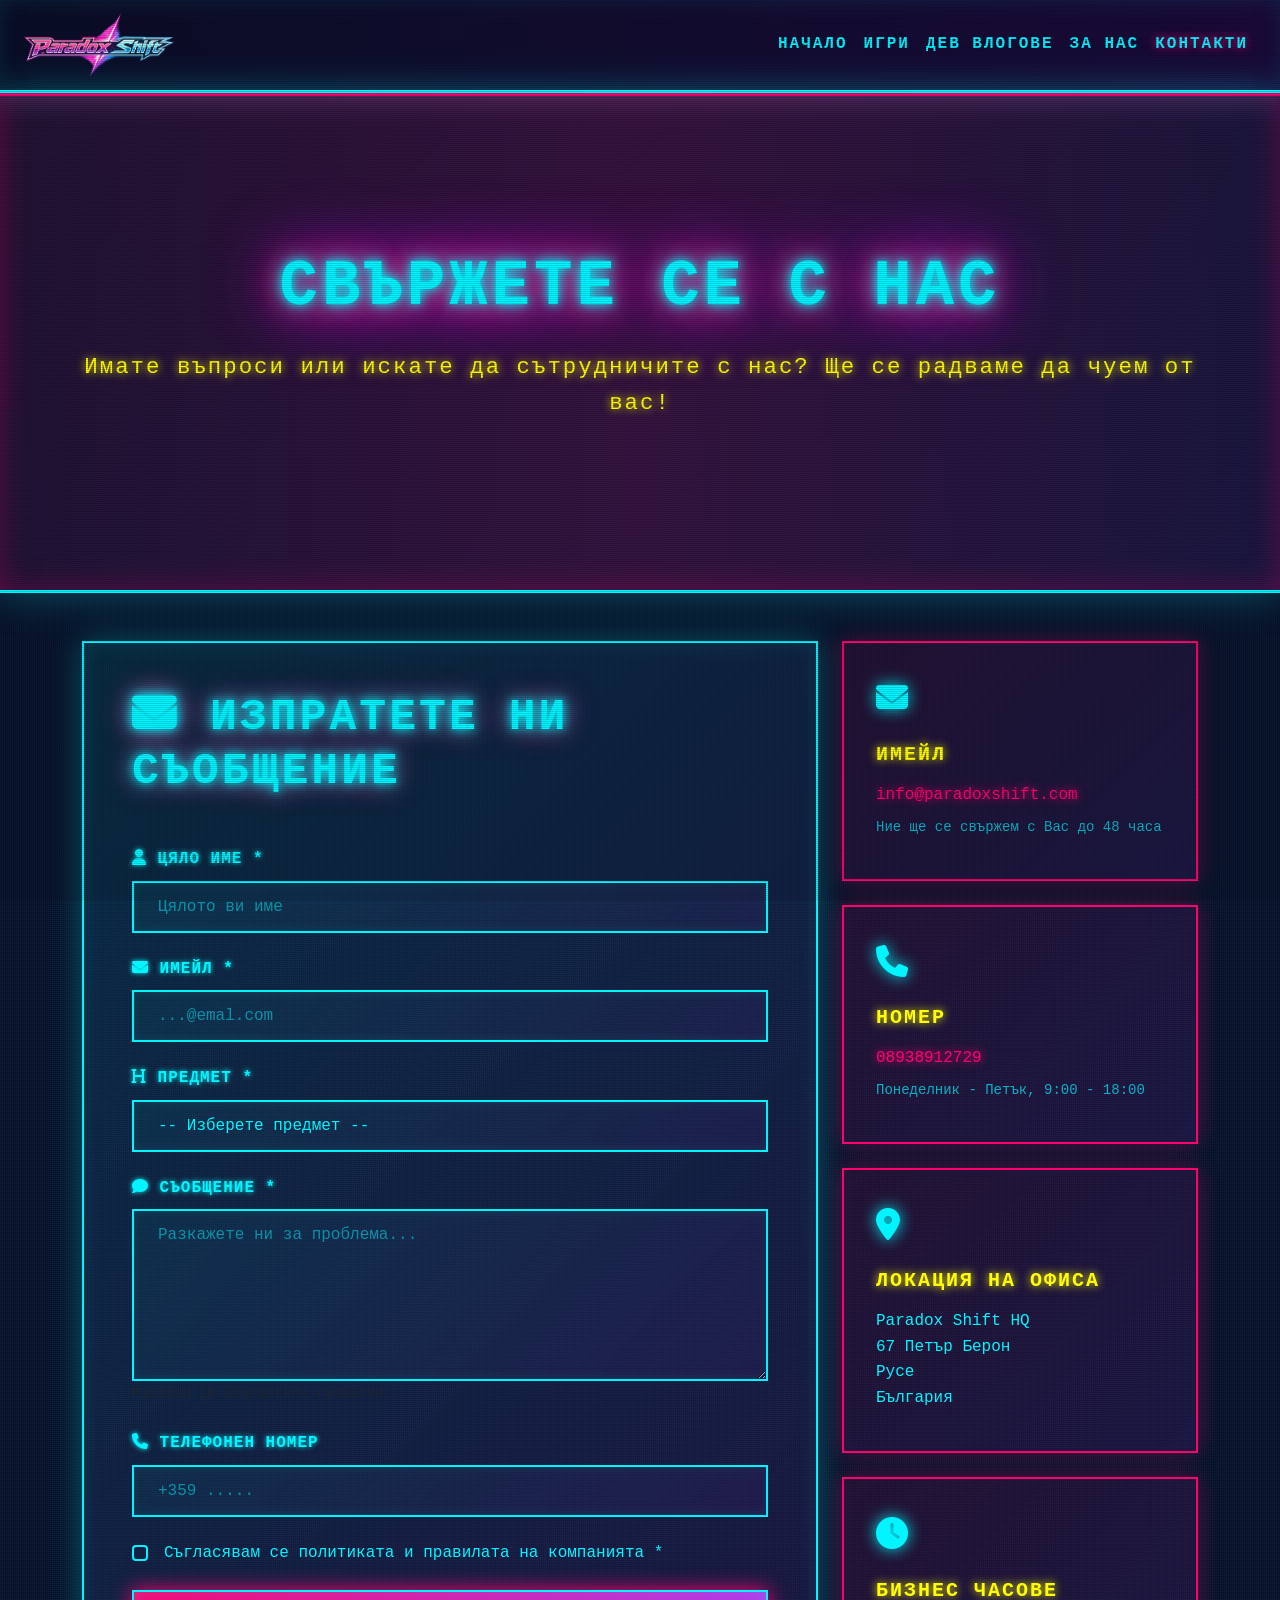
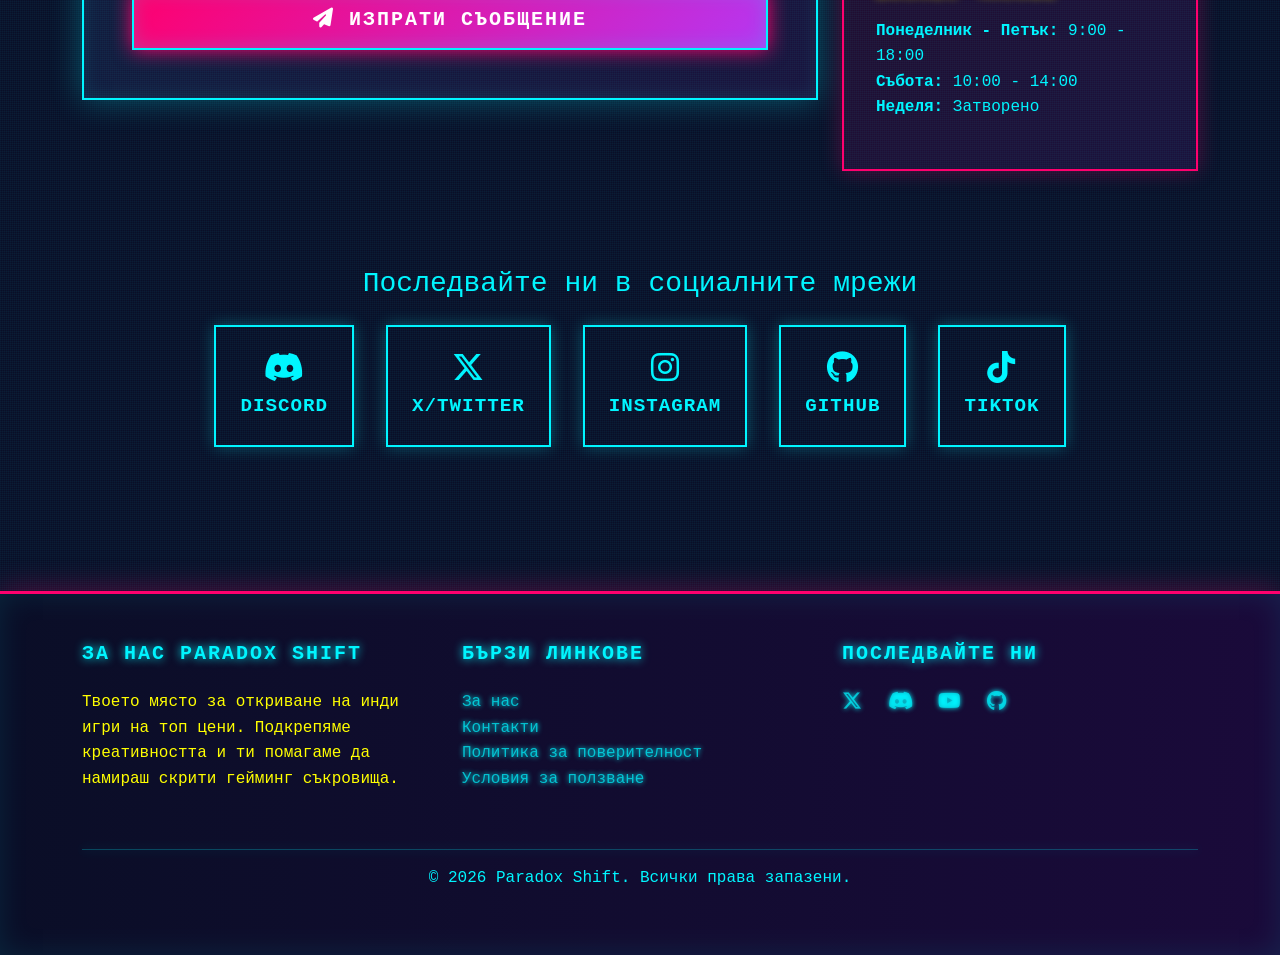
<file: pages/contact.html>
<!DOCTYPE html>
<html lang="bg">
<head>
    <meta charset="UTF-8">
    <meta name="viewport" content="width=device-width, initial-scale=1.0">
    <title>Contact Us - Paradox Shift</title>
    <link rel="icon" href="../assets/media/images/icon.png" type="image/png">
    <!-- Bootstrap 5.3 CSS -->
     <link href="https://cdn.jsdelivr.net/npm/bootstrap@5.3.8/dist/css/bootstrap.min.css" rel="stylesheet" integrity="sha384-sRIl4kxILFvY47J16cr9ZwB07vP4J8+LH7qKQnuqkuIAvNWLzeN8tE5YBujZqJLB" crossorigin="anonymous">
    <!-- CSS -->
    <link rel="stylesheet" href="../assets/css/style.css">
    <!-- Font Awesome -->
    <link rel="stylesheet" href="https://cdnjs.cloudflare.com/ajax/libs/font-awesome/6.4.2/css/all.min.css">
</head>
<body>
    <!-- Navbar -->
    <nav class="navbar navbar-expand-lg navbar-dark bg-dark sticky-top">
        <div class="container-fluid px-4">
            <a class="navbar-brand fw-bold" href="../index.html">
                <img src="../assets/media/images/ParadoxShiftLogo.png" alt = "Logo">
                </a>
            <button class="navbar-toggler" type="button" data-bs-toggle="collapse" data-bs-target="#navbarNav">
                <span class="navbar-toggler-icon"></span>
            </button>
            <div class="collapse navbar-collapse" id="navbarNav">
                <ul class="navbar-nav ms-auto">
                    <li class="nav-item"><a class="nav-link" href="../index.html">Начало</a></li>
                    <li class="nav-item"><a class="nav-link" href="../pages/games.html">Игри</a></li>
                    <li class="nav-item"><a class="nav-link" href="../pages/vlogs.html">Дев Влогове</a></li>
                    <li class="nav-item"><a class="nav-link" href="../pages/about.html">За нас</a></li>
                    <li class="nav-item"><a class="nav-link active" href="../pages/contact.html">Контакти</a></li>
                </ul>
            </div>
        </div>
    </nav>



    <section class="hero text-white py-5">
        <div class="container py-5 text-center">
            <h1 class="display-4 fw-bold mb-4">Свържете се с нас</h1>
            <p class="lead">Имате въпроси или искате да сътрудничите с нас? Ще се радваме да чуем от вас!</p>
        </div>
    </section>

    <section class="py-5">
        <div class="container">
            <div class="row g-4">
                <div class="col-lg-8">
                    <div class="contact-form-container">
                        <h2 class="mb-4">
                            <i class="fas fa-envelope"></i> Изпратете ни съобщение
                        </h2>
                        <form id="contactForm">
                            <div class="mb-4">
                                <label for="name" class="form-label">
                                    <i class="fas fa-user"></i> Цяло име *
                                </label>
                                <input type="text" class="form-control" id="name" name="name" placeholder="Цялото ви име" required>
                            </div>

                            <div class="mb-4">
                                <label for="email" class="form-label">
                                    <i class="fas fa-envelope"></i> Имейл *
                                </label>
                                <input type="email" class="form-control" id="email" name="email" placeholder="...@emal.com" required>
                            </div>

                            <div class="mb-4">
                                <label for="subject" class="form-label">
                                    <i class="fas fa-heading"></i> Предмет *
                                </label>
                                <select class="form-select" id="subject" name="subject" required>
                                    <option value="">-- Изберете предмет --</option>
                                    <option value="general">Общо запитване</option>
                                    <option value="support">Технически проблем</option>
                                    <option value="developer">Изпращане от разработчик</option>
                                    <option value="partnership">Опции за колаборация</option>
                                    <option value="bug">Докладваne за грешка</option>
                                    <option value="feedback">Обратна връзка</option>
                                    <option value="other">Друго</option>
                                </select>
                            </div>

                            <div class="mb-4">
                                <label for="message" class="form-label">
                                    <i class="fas fa-comment"></i> Съобщение *
                                </label>
                                <textarea class="form-control" id="message" name="message" rows="6" placeholder="Разкажете ни за проблема..." required></textarea>
                                <small class="form-text text-muted">Minimum 10 characters required.</small>
                            </div>

                            <div class="mb-4">
                                <label for="phone" class="form-label">
                                    <i class="fas fa-phone"></i> Телефонен номер
                                </label>
                                <input type="tel" class="form-control" id="phone" name="phone" placeholder="+359 .....">
                            </div>

                            <div class="mb-4 form-check">
                                <input type="checkbox" class="form-check-input" id="agree" name="agree" required>
                                <label class="form-check-label" for="agree">
                                    Съгласявам се политиката и правилата на компанията *
                                </label>
                            </div>

                            <button type="submit" class="btn btn-primary btn-lg w-100">
                                <i class="fas fa-paper-plane"></i> Изпрати съобщение
                            </button>
                        </form>
                    </div>
                </div>

                <div class="col-lg-4">
                    <div class="contact-info-card mb-4">
                        <div class="info-icon">
                            <i class="fas fa-envelope"></i>
                        </div>
                        <h5>Имейл</h5>
                        <p><a href="mailto:info@paradoxshift.com" class="contact-link">info@paradoxshift.com</a></p>
                        <p class="small">Ние ще се свържем с Вас до 48 часа</p>
                    </div>

                    <div class="contact-info-card mb-4">
                        <div class="info-icon">
                            <i class="fas fa-phone"></i>
                        </div>
                        <h5>Номер</h5>
                        <p><a href="tel:+1-555-123-4567" class="contact-link">08938912729</a></p>
                        <p class="small">Понеделник - Петък, 9:00 - 18:00</p>
                    </div>

                    <div class="contact-info-card mb-4">
                        <div class="info-icon">
                            <i class="fas fa-map-marker-alt"></i>
                        </div>
                        <h5>Локация на офиса</h5>
                        <p>
                            Paradox Shift HQ<br>
                            67 Петър Берон<br>
                            Русе<br>
                            България
                        </p>
                    </div>

                    <div class="contact-info-card">
                        <div class="info-icon">
                            <i class="fas fa-clock"></i>
                        </div>
                        <h5>Бизнес часове</h5>
                        <ul class="list-unstyled">
                            <li><strong>Понеделник - Петък:</strong> 9:00 - 18:00</li>
                            <li><strong>Събота:</strong> 10:00 - 14:00</li>
                            <li><strong>Неделя:</strong> Затворено</li>
                        </ul>
                    </div>
                </div>
            </div>

            <div class="row py-5 mt-5">
                <div class="col-12 text-center">
                    <h3 class="mb-4">Последвайте ни в социалните мрежи </h3>
                    <div class="social-links">
                        <a href="#" class="social-link">
                            <i class="fab fa-discord"></i>
                            <span>Discord</span>
                        </a>
                        <a href="#" class="social-link">
                            <i class="fa-brands fa-x-twitter"></i>
                            <span>X/Twitter</span>
                        </a>
                        <a href="#" class="social-link">
                            <i class="fab fa-instagram"></i>
                            <span>Instagram</span>
                        </a>
                        <a href="#" class="social-link">
                            <i class="fab fa-github"></i>
                            <span>GitHub</span>
                        </a>
                        <a href="#" class="social-link">
                            <i class="fab fa-tiktok"></i>
                            <span>TikTok</span>
                        </a>
                    </div>
                </div>
            </div>
        </section>

           
    <!-- Footer -->
    <footer class="bg-dark text-white py-5 mt-5">
        <div class="container">
            <div class="row">
                <div class="col-md-4 mb-4">
                    <h5>За нас Paradox Shift</h5>
                    <p>Твоето място за откриване на инди игри на топ цени. Подкрепяме креативността и ти помагаме да намираш скрити гейминг съкровища.</p>
                </div>
                <div class="col-md-4 mb-4">
                    <h5>Бързи линкове</h5>
                    <ul class="list-unstyled">
                        <li><a href="../pages/about.html" class="text-white-50 text-decoration-none">За нас </a></li>
                        <li><a href="../pages/contact.html" class="text-white-50 text-decoration-none">Контакти</a></li>
                        <li><a href="#" class="text-white-50 text-decoration-none">Политика за поверителност</a></li>
                        <li><a href="#" class="text-white-50 text-decoration-none">Условия за ползване</a></li>
                    </ul>
                </div>
                <div class="col-md-4 mb-4">
                    <h5>Последвайте ни</h5>
                    <a href="#" class="text-white-50 me-3 text-decoration-none"><i class="fa-brands fa-x-twitter fa-lg"></i></a>
                    <a href="#" class="text-white-50 me-3 text-decoration-none"><i class="fab fa-discord fa-lg"></i></a>
                    <a href="#" class="text-white-50 me-3 text-decoration-none"><i class="fab fa-youtube fa-lg"></i></a>
                    <a href="#" class="text-white-50 text-decoration-none"><i class="fab fa-github fa-lg"></i></a>
                </div>
            </div>
            <hr class="bg-white-50">
            <p class="text-center text-white-50">© 2026 Paradox Shift. Всички права запазени.</p>
        </div>
    </footer>

    <script src="https://code.jquery.com/jquery-3.6.0.min.js"></script>
    <script src="https://cdn.jsdelivr.net/npm/bootstrap@5.3.8/dist/js/bootstrap.bundle.min.js"></script>

<div class="modal fade" id="successModal" tabindex="-1">
    <div class="modal-dialog modal-dialog-centered">
        <div class="modal-content" style="background: linear-gradient(135deg, rgba(0, 245, 255, 0.1), rgba(181, 55, 242, 0.1)); border: 2px solid var(--neon-cyan); box-shadow: 0 0 30px rgba(0, 245, 255, 0.5);">
            <div class="modal-header" style="border-color: var(--neon-cyan);">
                <h5 class="modal-title" style="color: var(--neon-yellow);">
                    <i class="fas fa-check-circle"></i> Съобщението е изпратено!
                </h5>
                <button type="button" class="btn-close" data-bs-dismiss="modal"></button>
            </div>
            <div class="modal-body" style="color: var(--neon-cyan);">
                <p style="font-size: 1.1rem;"> Благодарим ви за съобщението!</p>
                <p>Ще се свържем с Вас до 48 часа.</p>
            </div>
            <div class="modal-footer" style="border-color: var(--neon-cyan);">
                <button type="button" class="btn btn-primary" data-bs-dismiss="modal">Затвори</button>
            </div>
        </div>
    </div>
</div>

<script>
    document.getElementById('contactForm').addEventListener('submit', function(e) {
        e.preventDefault();
        
        const name = this.querySelector('[name="name"]').value.trim();
        const email = this.querySelector('[name="email"]').value.trim();
        const message = this.querySelector('[name="message"]').value.trim();
        const agree = this.querySelector('[name="agree"]').checked;
        
        if (!name || !email || !message) {
            alert(' Моля попълнете всички полета!');
            return;
        }
        
        if (message.length < 10) {
            alert(' Съобщениято трябва да съдържа поне 10 символа!');
            return;
        }
        
        if (!agree) {
            alert(' Трябва да потвърдите!');
            return;
        }

        const successModal = new bootstrap.Modal(document.getElementById('successModal'));
        successModal.show();
        
        this.reset();
        
        console.log('Message sent!');
    });
</script>

</body>
</html>
</body>
</html>
</file>
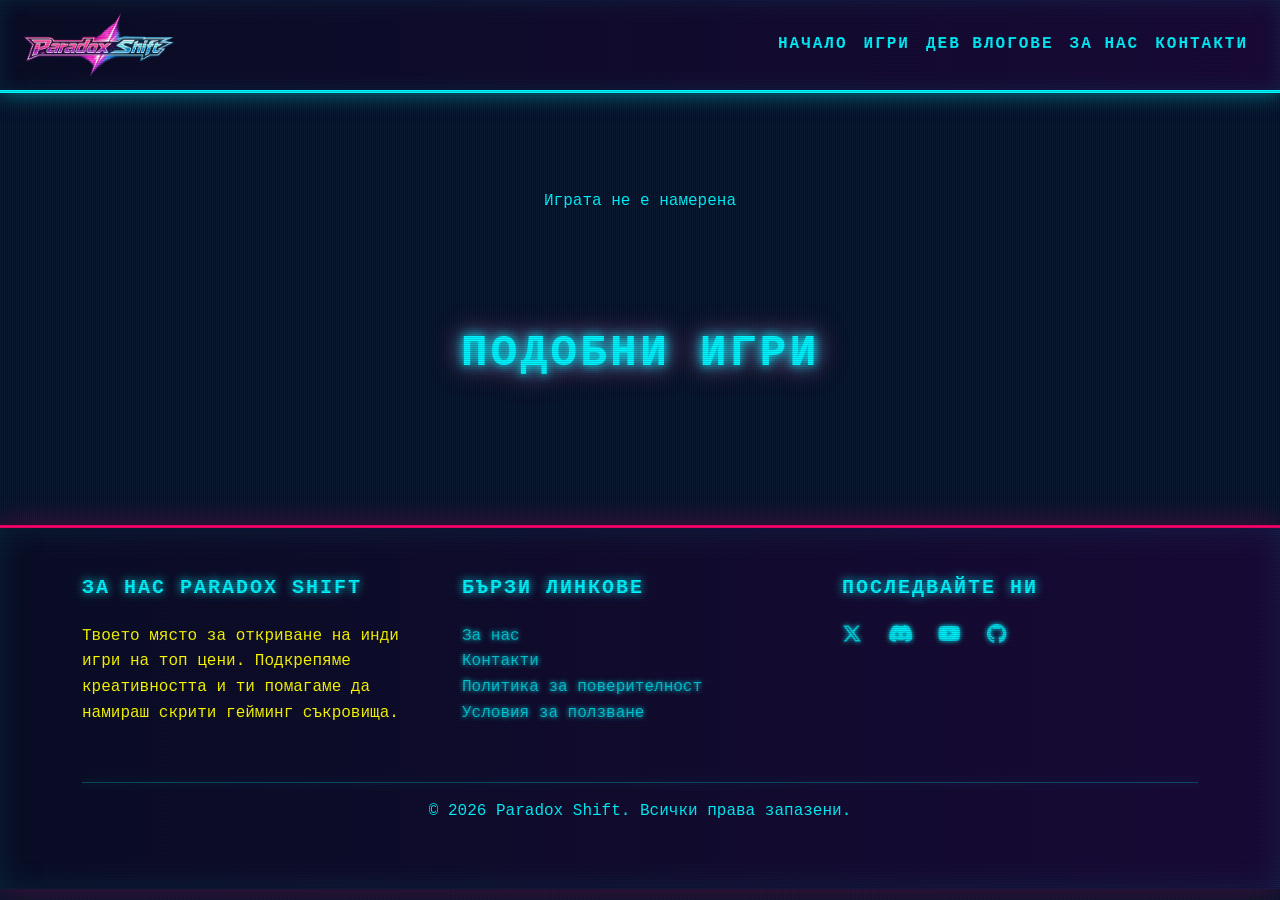
<file: pages/game-detail.html>
<!DOCTYPE html>
<html lang="bg">
<head>
    <meta charset="UTF-8">
    <meta name="viewport" content="width=device-width, initial-scale=1.0">
    <title>Детайли на игра - Paradox Shift</title>
    <link rel="icon" href="../assets/media/images/icon.png" type="image/png">
    <link href="https://cdn.jsdelivr.net/npm/bootstrap@5.3.8/dist/css/bootstrap.min.css" rel="stylesheet" integrity="sha384-sRIl4kxILFvY47J16cr9ZwB07vP4J8+LH7qKQnuqkuIAvNWLzeN8tE5YBujZqJLB" crossorigin="anonymous">
    <link rel="stylesheet" href="../assets/css/style.css">
    <link rel="stylesheet" href="https://cdnjs.cloudflare.com/ajax/libs/font-awesome/6.4.2/css/all.min.css">
</head>
<body>
    <!-- Navbar -->
    <nav class="navbar navbar-expand-lg navbar-dark bg-dark sticky-top">
        <div class="container-fluid px-4">
            <a class="navbar-brand fw-bold" href="../index.html">
                <img src="../assets/media/images/ParadoxShiftLogo.png" alt="ParadoxShiftLogo" class="logo-img">
            </a>
            <button class="navbar-toggler" type="button" data-bs-toggle="collapse" data-bs-target="#navbarNav">
                <span class="navbar-toggler-icon"></span>
            </button>
            <div class="collapse navbar-collapse" id="navbarNav">
                <ul class="navbar-nav ms-auto">
                    <li class="nav-item"><a class="nav-link" href="../index.html">Начало</a></li>
                    <li class="nav-item"><a class="nav-link" href="games.html">Игри</a></li>
                    <li class="nav-item"><a class="nav-link" href="vlogs.html">Дев Влогове</a></li>
                    <li class="nav-item"><a class="nav-link" href="about.html">За нас</a></li>
                    <li class="nav-item"><a class="nav-link" href="contact.html">Контакти</a></li>
                </ul>
            </div>
        </div>
    </nav>

    <div id="gameDetailContainer" class="py-5">
        <div class="container">
            <div class="row">
                <div class="col-lg-5 col-md-6 mb-4 d-flex align-items-center justify-content-center">
                    <img id="gameImage" src="" alt="Game Image" class="img-fluid" style="border: 3px solid var(--neon-cyan); box-shadow: 0 0 30px rgba(0, 245, 255, 0.5); max-height: 500px; object-fit: contain;">
                </div>

                <div class="col-lg-7 col-md-6">
                    <h1 id="gameTitle" class="display-5 fw-bold mb-2"></h1>
                    <p id="gameDeveloper" class="lead mb-3"></p>
                    
                    <div class="mb-3">
                        <span id="gameRating" class="text-warning"></span>
                    </div>

                    <div class="mb-4">
                        <h3 id="gamePrice" class="text-success fw-bold"></h3>
                    </div>

                    <div class="mb-4">
                        <h4>За</h4>
                        <p id="gameDescription"></p>
                    </div>

                    <div class="mb-4">
                        <h5>Достъпна на:</h5>
                        <div id="platformsList"></div>
                    </div>

                    <div class="mb-4">
                        <p><strong>Дата на излизане:</strong> <span id="releaseDate"></span></p>
                    </div>

                    <div class="d-flex gap-3 flex-wrap">
                        <button class="btn btn-primary btn-lg" id="buyBtn">
                            <i class="fas fa-shopping-cart"></i> Купи сега
                        </button>
                        <a href="games.html" class="btn btn-outline-light btn-lg">
                            <i class="fas fa-arrow-left"></i> Назад
                        </a>
                    </div>
                </div>
            </div>
        </div>
    </div>

    <section class="py-5">
        <div class="container">
            <h2 class="text-center mb-5">Подобни игри</h2>
            <div id="similarGamesContainer" class="row g-4">
            </div>
        </div>
    </section>

    <div class="modal fade" id="buyModal" tabindex="-1">
        <div class="modal-dialog modal-dialog-centered">
            <div class="modal-content" style="background: linear-gradient(135deg, rgba(255, 0, 110, 0.1), rgba(181, 55, 242, 0.1)); border: 2px solid var(--neon-pink); box-shadow: 0 0 30px rgba(255, 0, 110, 0.5);">
                <div class="modal-header" style="border-color: var(--neon-pink);">
                    <h5 class="modal-title" style="color: var(--neon-yellow);">
                        <i class="fas fa-shopping-cart"></i> Купи <span id="gameNameBuy"></span>
                    </h5>
                    <button type="button" class="btn-close" data-bs-dismiss="modal"></button>
                </div>
                <div class="modal-body" style="color: var(--neon-cyan);">
                    <p style="font-size: 1.1rem; margin-bottom: 1.5rem;">Избери платформа:</p>
                    <div style="display: grid; grid-template-columns: 1fr 1fr; gap: 1rem;">
                        <a href="https://store.steampowered.com/" target="_blank" class="btn btn-outline-light" style="border-color: var(--neon-cyan); color: var(--neon-cyan);">
                            <i class="fab fa-steam"></i> Steam
                        </a>
                        <a href="https://www.playstation.com/" target="_blank" class="btn btn-outline-light" style="border-color: var(--neon-cyan); color: var(--neon-cyan);">
                            <i class="fab fa-playstation"></i> PlayStation
                        </a>
                        <a href="https://www.xbox.com/bg-bg/xbox-game-pass/games?xr=shellnav#all-games" target="_blank" class="btn btn-outline-light" style="border-color: var(--neon-cyan); color: var(--neon-cyan);">
                            <i class="fab fa-xbox"></i> Xbox
                        </a>
                        <a href="https://www.nintendo.com/en-gb/" target="_blank" class="btn btn-outline-light" style="border-color: var(--neon-cyan); color: var(--neon-cyan);">
                            <i class="fas fa-gamepad"></i> Nintendo
                        </a>
                        <a href="https://www.epicgames.com/store/" target="_blank" class="btn btn-outline-light" style="border-color: var(--neon-cyan); color: var(--neon-cyan);">
                            <i class="fas fa-gamepad"></i> Epic Games
                        </a>
                    </div>
                </div>
                <div class="modal-footer" style="border-color: var(--neon-pink);">
                    <button type="button" class="btn btn-primary" data-bs-dismiss="modal">Затвори</button>
                </div>
            </div>
        </div>
    </div>

    <!-- Footer -->
    <footer class="bg-dark text-white py-5 mt-5">
        <div class="container">
            <div class="row">
                <div class="col-md-4 mb-4">
                    <h5>За нас Paradox Shift</h5>
                    <p>Твоето място за откриване на инди игри на топ цени. Подкрепяме креативността и ти помагаме да намираш скрити гейминг съкровища.</p>
                </div>
                <div class="col-md-4 mb-4">
                    <h5>Бързи линкове</h5>
                    <ul class="list-unstyled">
                        <li><a href="../about.html" class="text-white-50 text-decoration-none">За нас</a></li>
                        <li><a href="../contact.html" class="text-white-50 text-decoration-none">Контакти</a></li>
                        <li><a href="#" class="text-white-50 text-decoration-none">Политика за поверителност</a></li>
                        <li><a href="#" class="text-white-50 text-decoration-none">Условия за ползване</a></li>
                    </ul>
                </div>
                <div class="col-md-4 mb-4">
                    <h5>Последвайте ни</h5>
                    <a href="#" class="text-white-50 me-3 text-decoration-none"><i class="fab fa-x-twitter fa-lg"></i></a>
                    <a href="#" class="text-white-50 me-3 text-decoration-none"><i class="fab fa-discord fa-lg"></i></a>
                    <a href="#" class="text-white-50 me-3 text-decoration-none"><i class="fab fa-youtube fa-lg"></i></a>
                    <a href="#" class="text-white-50 text-decoration-none"><i class="fab fa-github fa-lg"></i></a>
                </div>
            </div>
            <hr class="bg-white-50">
            <p class="text-center text-white-50">© 2026 Paradox Shift. Всички права запазени.</p>
        </div>
    </footer>

    <script src="https://code.jquery.com/jquery-3.6.0.min.js"></script>
    <script src="https://cdn.jsdelivr.net/npm/bootstrap@5.3.8/dist/js/bootstrap.bundle.min.js"></script>
    <script src="../assets/js/data.js"></script>
    <script>
        function getGameIdFromURL() {
            const params = new URLSearchParams(window.location.search);
            return params.get('id');
        }

        function loadGameDetail() {
            const gameId = getGameIdFromURL();
            const game = getGameById(gameId);

            if (!game) {
                document.getElementById('gameDetailContainer').innerHTML = '<div class="container"><p class="text-center text-danger mt-5">Играта не е намерена</p></div>';
                return;
            }

            document.getElementById('gameTitle').textContent = game.title;
            document.getElementById('gameDeveloper').textContent = `от ${game.developer}`;
            document.getElementById('gameImage').src = `../${game.image}`;
            document.getElementById('gameDescription').textContent = game.fullDescription;
            document.getElementById('gamePrice').textContent = `${game.price}€`;
            document.getElementById('releaseDate').textContent = new Date(game.releaseDate).toLocaleDateString('bg-BG', { year: 'numeric', month: 'long', day: 'numeric' });

            const stars = Array(Math.floor(game.rating)).fill('<i class="fas fa-star"></i>').join('');
            document.getElementById('gameRating').innerHTML = `${stars} ${game.rating}/5`;

            const platformsHTML = game.platforms.map(p => `<span class="badge bg-primary me-2 mb-2">${p}</span>`).join('');
            document.getElementById('platformsList').innerHTML = platformsHTML;

            loadSimilarGames(game.genre, game.id);
        }

        function loadSimilarGames(genre, excludeId) {
            const similar = gamesData.filter(g => g.genre === genre && g.id !== excludeId).slice(0, 3);
            const container = document.getElementById('similarGamesContainer');
            container.innerHTML = '';

            if (similar.length === 0) {
                container.innerHTML = '<p class="text-center text-muted col-12">Няма намерени подобни игри</p>';
                return;
            }

            similar.forEach(game => {
                const stars = Array(Math.floor(game.rating)).fill('<i class="fas fa-star"></i>').join('');
                const card = `
                    <div class="col-lg-4 col-md-6">
                        <div class="game-card h-100">
                            <a href="game-detail.html?id=${game.id}">
                                <img src="../${game.image}" alt="${game.title}" class="game-image" style="cursor: pointer;">
                            </a>
                            <div class="card-body p-3">
                                <h5 class="card-title">${game.title}</h5>
                                <p class="card-text small text-muted mb-2">${game.developer}</p>
                                <p class="card-text small mb-3">${game.description}</p>
                                <div class="d-flex justify-content-between align-items-center mb-3">
                                    <span class="badge bg-primary">${game.genre}</span>
                                    <span class="rating small text-warning">${stars} ${game.rating}</span>
                                </div>
                                <div class="d-flex justify-content-between align-items-center">
                                    <span class="price fw-bold text-success">${game.price}€</span>
                                    <a href="game-detail.html?id=${game.id}" class="btn btn-sm btn-primary">Преглед</a>
                                </div>
                            </div>
                        </div>
                    </div>
                `;
                container.innerHTML += card;
            });
        }

        
        document.addEventListener('DOMContentLoaded', function() {
            loadGameDetail();
            
           
            document.getElementById('buyBtn').addEventListener('click', function(e) {
                e.preventDefault();
                const gameTitle = document.getElementById('gameTitle').textContent;
                document.getElementById('gameNameBuy').textContent = gameTitle;
                const buyModal = new bootstrap.Modal(document.getElementById('buyModal'));
                buyModal.show();
            });
        });
    </script>
</body>
</html>
</file>
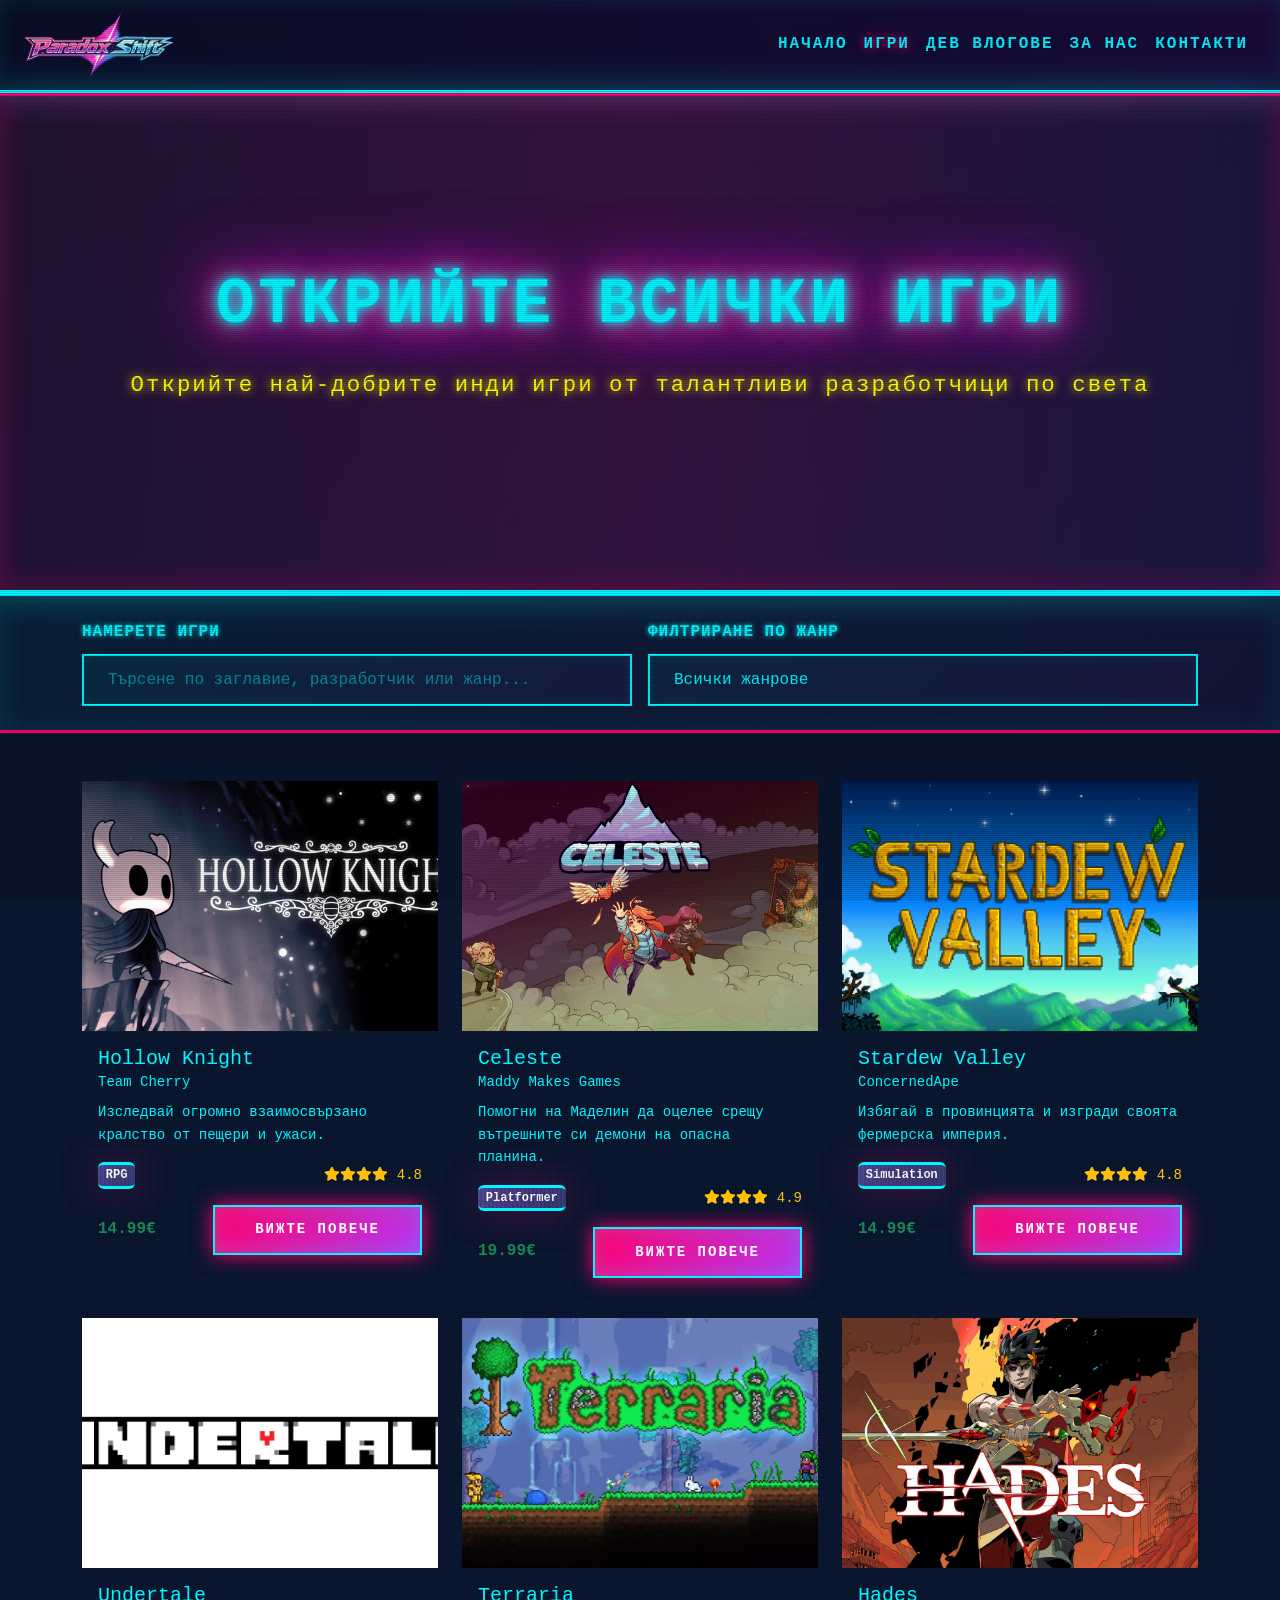
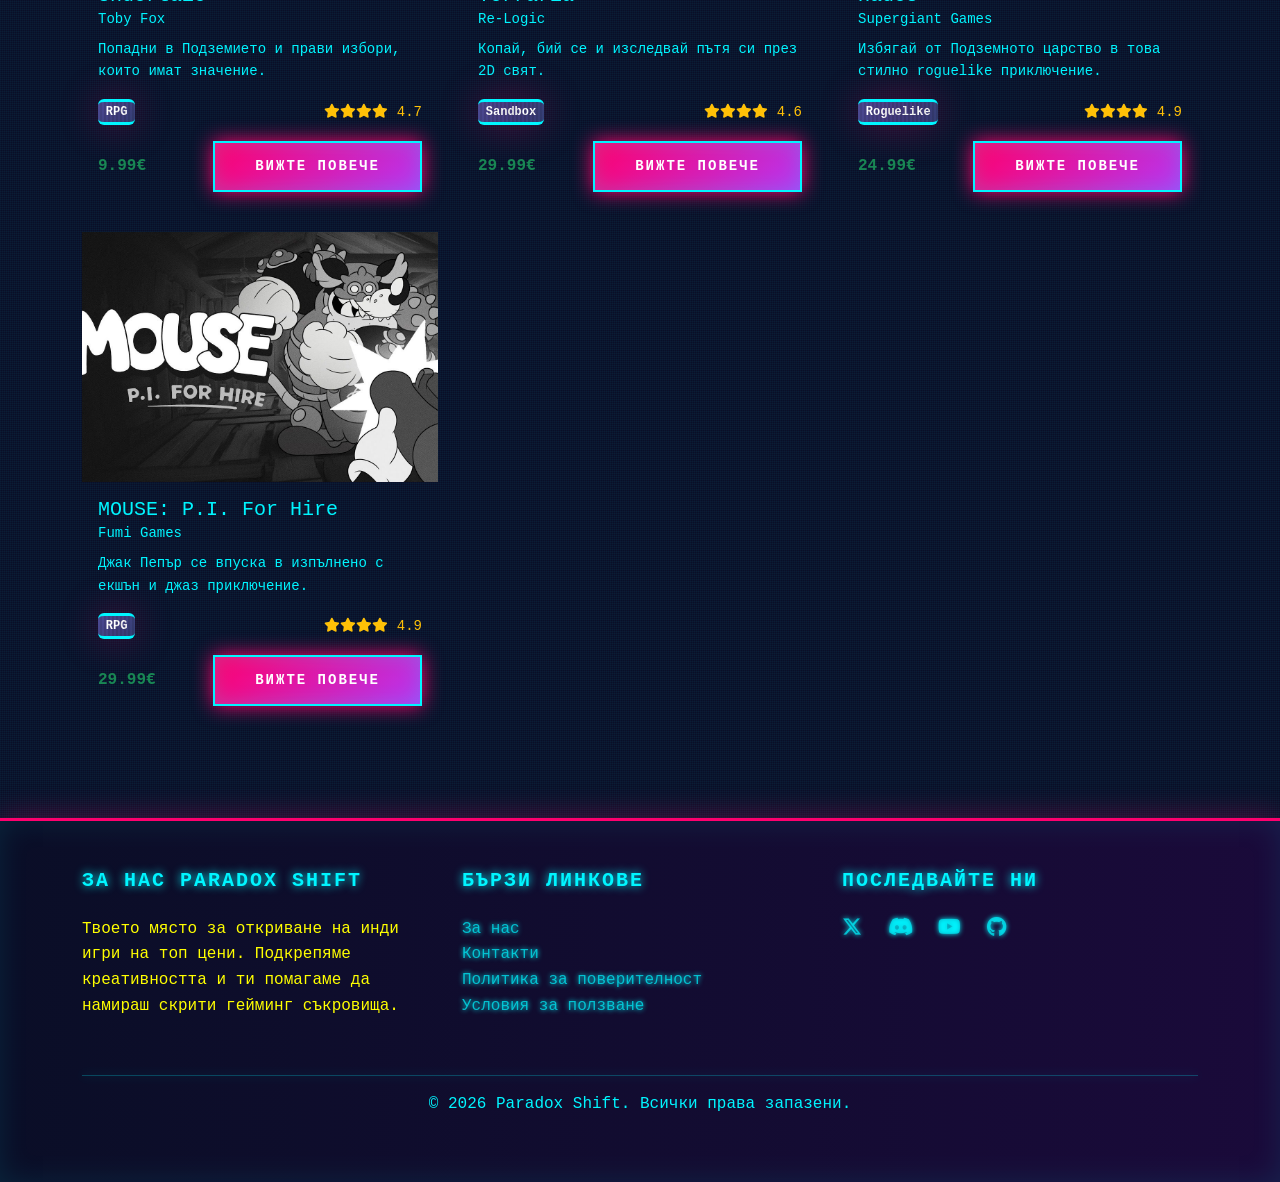
<file: pages/games.html>
<!DOCTYPE html>
<html lang="bg">
<head>
    <meta charset="UTF-8">
    <meta name="viewport" content="width=device-width, initial-scale=1.0">
    <title>Игри - Paradox Shift</title>
    <link rel="icon" href="../assets/media/images/icon.png" type="image/png">
    <!--Bootstrap 5.3 CSS-->
    <link href="https://cdn.jsdelivr.net/npm/bootstrap@5.3.8/dist/css/bootstrap.min.css" rel="stylesheet" integrity="sha384-sRIl4kxILFvY47J16cr9ZwB07vP4J8+LH7qKQnuqkuIAvNWLzeN8tE5YBujZqJLB" crossorigin="anonymous">
    <!-- CSS -->
    <link rel="stylesheet" href="../assets/css/style.css">
    <!-- Font Awesome -->
    <link rel="stylesheet" href="https://cdnjs.cloudflare.com/ajax/libs/font-awesome/6.4.2/css/all.min.css">
</head>
<body>

    <!-- Navbar -->
    <nav class="navbar navbar-expand-lg navbar-dark bg-dark sticky-top">
        <div class="container-fluid px-4">
            <a class="navbar-brand fw-bold" href="../index.html">
                <img src="../assets/media/images/ParadoxShiftLogo.png" alt = "ParadoxShiftLogo">
                </a>
            <button class="navbar-toggler" type="button" data-bs-toggle="collapse" data-bs-target="#navbarNav">
                <span class="navbar-toggler-icon"></span>
            </button>
            <div class="collapse navbar-collapse" id="navbarNav">
                <ul class="navbar-nav ms-auto">
                    <li class="nav-item"><a class="nav-link "href="../index.html">Начало</a></li>
                    <li class="nav-item"><a class="nav-link active" href="../pages/games.html">Игри</a></li>
                    <li class="nav-item"><a class="nav-link" href="../pages/vlogs.html">Дев Влогове</a></li>
                    <li class="nav-item"><a class="nav-link" href="../pages/about.html">За нас</a></li>
                    <li class="nav-item"><a class="nav-link" href="../pages/contact.html">Контакти</a></li>
                </ul>
            </div>
        </div>
    </nav>

    <section class="hero text-white py-5">
        <div class="container py-5 text-center">
            <h1 class="display-4 fw-bold mb-4">Открийте всички игри </h1>
            <p class="lead">Открийте най-добрите инди игри от талантливи разработчици по света</p>
        </div>
    </section>

    <section class="py-4 bg-light">
        <div class="container">
            <div class="row g-3">
                <div class="col-md-6">
                    <label class="form-label">Намерете игри</label>
                    <input type="text" id="searchInput" class="form-control" placeholder="Търсене по заглавие, разработчик или жанр...">
                </div>
                <div class="col-md-6">
                    <label class="form-label">Филтриране по жанр</label>
                    <select id="genreFilter" class="form-select">
                        <option value="">Всички жанрове</option>
                    </select>
                </div>
            </div>
        </div>
    </section>

    <section class="py-5">
        <div class="container">
            <div id="gamesContainer" class="row g-4">
            </div>
        </div>
    </section>

   <!-- Footer -->
    <footer class="bg-dark text-white py-5 mt-5">
        <div class="container">
            <div class="row">
                <div class="col-md-4 mb-4">
                    <h5>За нас Paradox Shift</h5>
                    <p>Твоето място за откриване на инди игри на топ цени. Подкрепяме креативността и ти помагаме да намираш скрити гейминг съкровища.</p>
                </div>
                <div class="col-md-4 mb-4">
                    <h5>Бързи линкове</h5>
                    <ul class="list-unstyled">
                        <li><a href="../pages/about.html" class="text-white-50 text-decoration-none">За нас </a></li>
                        <li><a href="../pages/contact.html" class="text-white-50 text-decoration-none">Контакти</a></li>
                        <li><a href="#" class="text-white-50 text-decoration-none">Политика за поверителност</a></li>
                        <li><a href="#" class="text-white-50 text-decoration-none">Условия за ползване</a></li>
                    </ul>
                </div>
                <div class="col-md-4 mb-4">
                    <h5>Последвайте ни</h5>
                    <a href="#" class="text-white-50 me-3 text-decoration-none"><i class="fa-brands fa-x-twitter fa-lg"></i></a>
                    <a href="#" class="text-white-50 me-3 text-decoration-none"><i class="fab fa-discord fa-lg"></i></a>
                    <a href="#" class="text-white-50 me-3 text-decoration-none"><i class="fab fa-youtube fa-lg"></i></a>
                    <a href="#" class="text-white-50 text-decoration-none"><i class="fab fa-github fa-lg"></i></a>
                </div>
            </div>
            <hr class="bg-white-50">
            <p class="text-center text-white-50">© 2026 Paradox Shift. Всички права запазени.</p>
        </div>
    </footer>

    <script src="https://code.jquery.com/jquery-3.6.0.min.js"></script>
    <script src="https://cdn.jsdelivr.net/npm/bootstrap@5.3.8/dist/js/bootstrap.bundle.min.js"></script>
    <script src="../assets/js/data.js"></script>
    <script>
        function loadGenres() {
            const genres = getUniqueGenres();
            const select = document.getElementById('genreFilter');
            
            genres.forEach(genre => {
                const option = document.createElement('option');
                option.value = genre;
                option.textContent = genre;
                select.appendChild(option);
            });
        }

        function displayGames(games) {
            const container = document.getElementById('gamesContainer');
            container.innerHTML = '';

            if (games.length === 0) {
                container.innerHTML = '<p class="text-center text-warning col-12">Не е намера игра</p>';
                return;
            }

            games.forEach(game => {
                const stars = Array(Math.floor(game.rating)).fill('<i class="fas fa-star"></i>').join('');
                
                const card = `
                    <div class="col-lg-4 col-md-6">
                        <div class="game-card h-100">
                            <a href="../pages/game-detail.html?id=${game.id}" style="text-decoration: none; color: inherit;">
                                <img src="../${game.image}" alt="${game.title}" class="game-image" style="cursor: pointer; transition: transform 0.3s ease;">
                            </a>
                            <div class="card-body p-3">
                                <h5 class="card-title">${game.title}</h5>
                                <p class="card-text small text-muted mb-2">${game.developer}</p>
                                <p class="card-text small mb-3">${game.description}</p>
                                <div class="d-flex justify-content-between align-items-center mb-3">
                                    <span class="badge bg-primary">${game.genre}</span>
                                    <span class="rating small text-warning">${stars} ${game.rating}</span>
                                </div>
                                <div class="d-flex justify-content-between align-items-center">
                                    <span class="price fw-bold text-success">${game.price}€</span>
                                    <a href="game-detail.html?id=${game.id}" class="btn btn-sm btn-primary">Вижте повече</a>
                                </div>
                            </div>
                        </div>
                    </div>
                `;
                container.innerHTML += card;
            });
        }

        document.getElementById('searchInput').addEventListener('keyup', function() {
            const query = this.value.trim();
            const genre = document.getElementById('genreFilter').value;

            let results = gamesData;

            if (query.length > 0) {
                results = searchGames(query);
            }

            if (genre) {
                results = results.filter(g => g.genre === genre);
            }

            displayGames(results);
        });

        document.getElementById('genreFilter').addEventListener('change', function() {
            const genre = this.value;
            const query = document.getElementById('searchInput').value.trim();

            let results = gamesData;

            if (query.length > 0) {
                results = searchGames(query);
            }

            if (genre) {
                results = results.filter(g => g.genre === genre);
            }

            displayGames(results);
        });

        document.addEventListener('DOMContentLoaded', function() {
            loadGenres();
            displayGames(gamesData);
        });
    </script>
</body>
</html>
</file>
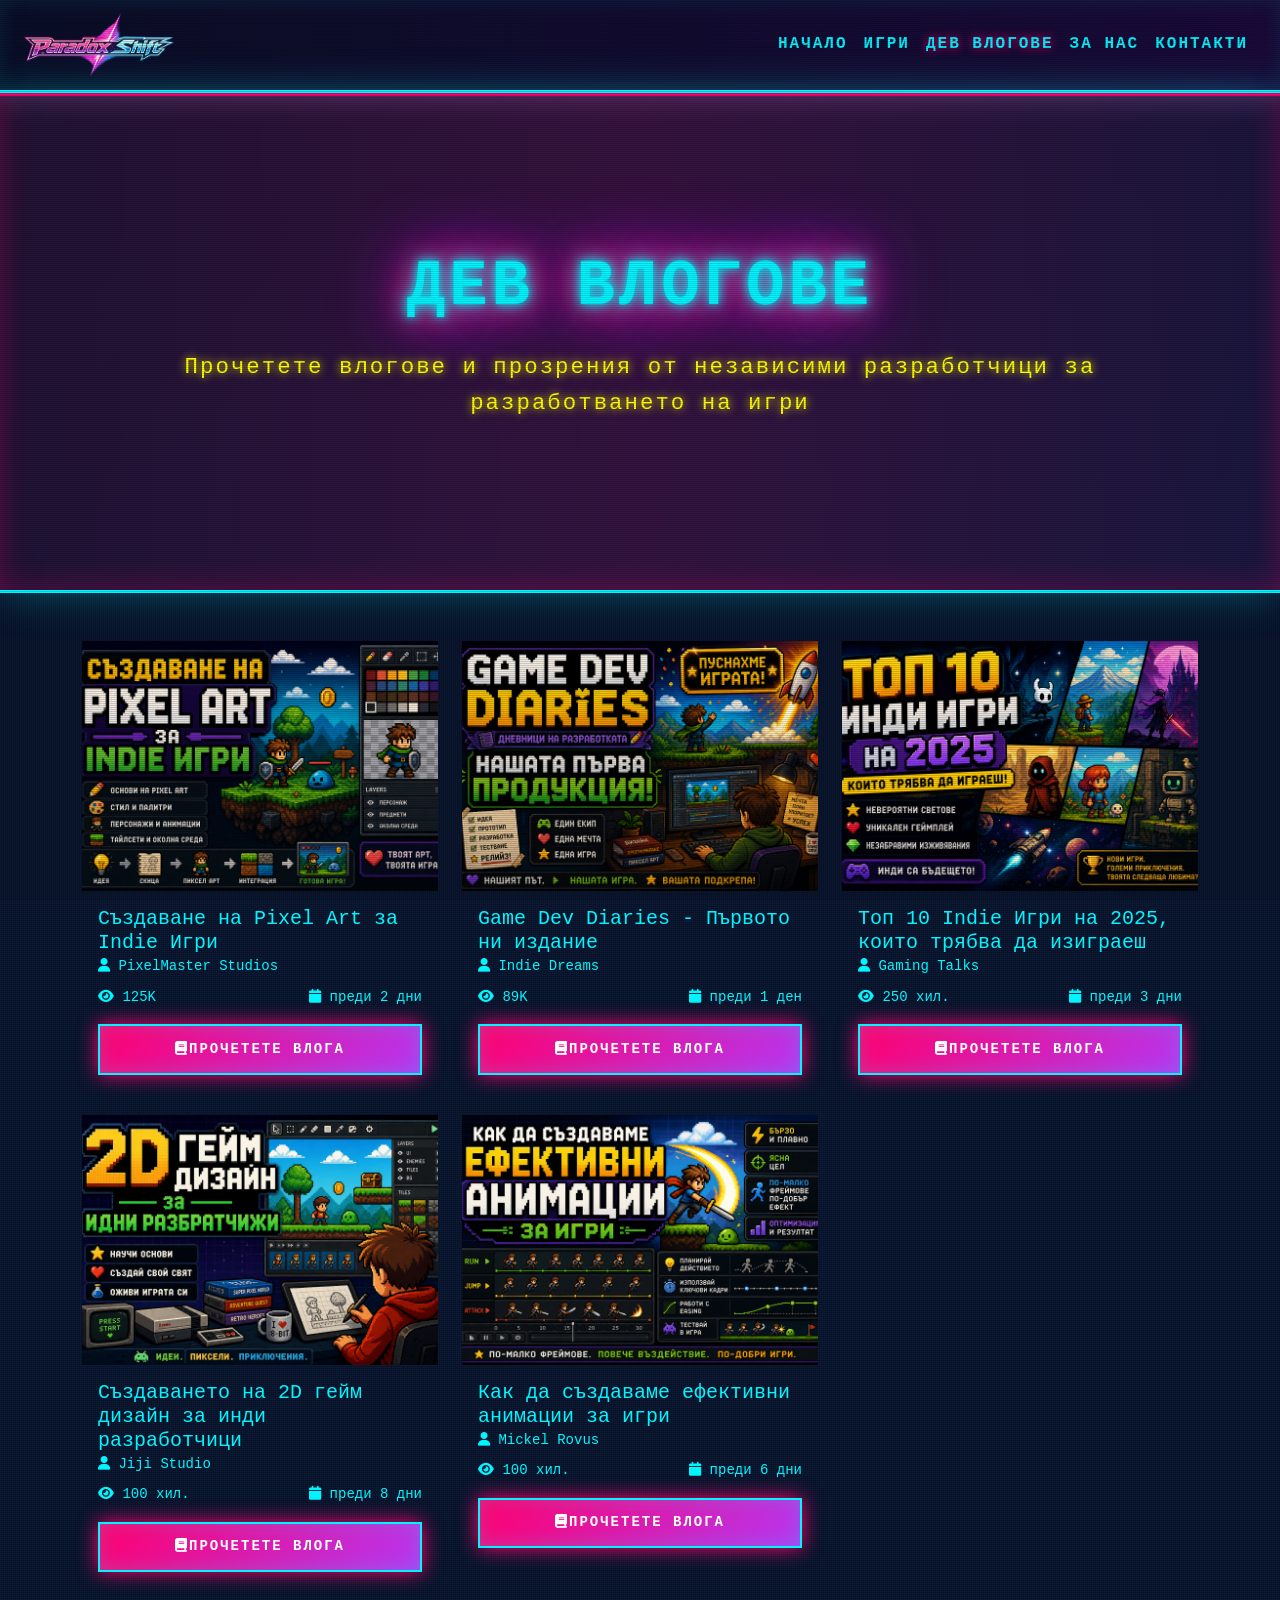
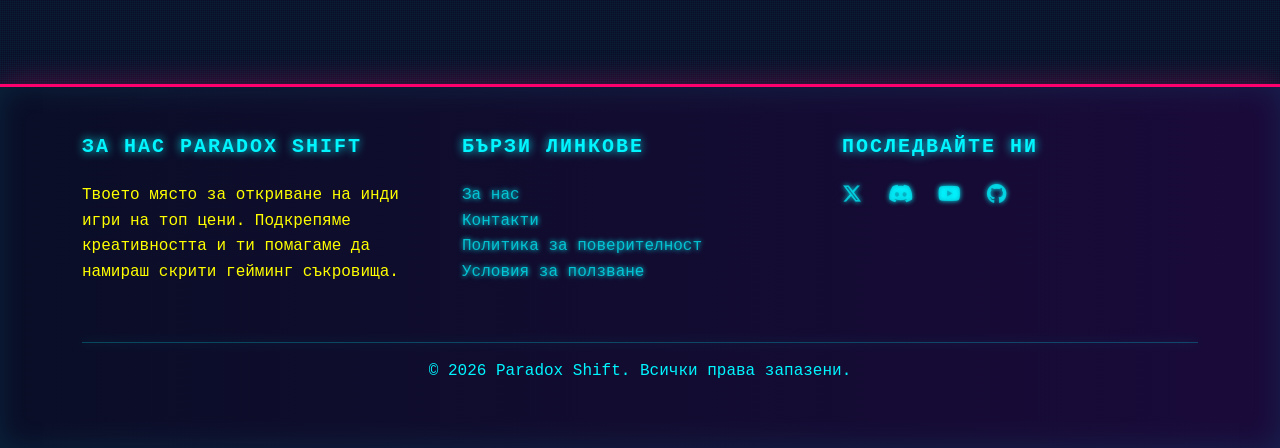
<file: pages/vlogs.html>
<!DOCTYPE html>
<html lang="bg">
<head>
    <meta charset="UTF-8">
    <meta name="viewport" content="width=device-width, initial-scale=1.0">
    <title>Дев влогове - Paradox Shift</title>
    <link rel="icon" href="../assets/media/images/icon.png" type="image/png">
    <!--Bootstrap 5.3 CSS-->
    <link href="https://cdn.jsdelivr.net/npm/bootstrap@5.3.8/dist/css/bootstrap.min.css" rel="stylesheet" integrity="sha384-sRIl4kxILFvY47J16cr9ZwB07vP4J8+LH7qKQnuqkuIAvNWLzeN8tE5YBujZqJLB" crossorigin="anonymous">
    <!-- CSS -->
    <link rel="stylesheet" href="../assets/css/style.css">
    <!-- Font Awesome -->
    <link rel="stylesheet" href="https://cdnjs.cloudflare.com/ajax/libs/font-awesome/6.4.2/css/all.min.css">
</head>
<body>
    <!-- Navbar -->
    <nav class="navbar navbar-expand-lg navbar-dark bg-dark sticky-top">
        <div class="container-fluid px-4">
            <a class="navbar-brand fw-bold" href="../index.html">
                <img src="../assets/media/images/ParadoxShiftLogo.png" alt = "ParadoxShiftLogo">
                </a>
            <button class="navbar-toggler" type="button" data-bs-toggle="collapse" data-bs-target="#navbarNav">
                <span class="navbar-toggler-icon"></span>
            </button>
            <div class="collapse navbar-collapse" id="navbarNav">
                <ul class="navbar-nav ms-auto">
                    <li class="nav-item"><a class="nav-link" href="../index.html">Начало</a></li>
                    <li class="nav-item"><a class="nav-link" href="../pages/games.html">Игри</a></li>
                    <li class="nav-item"><a class="nav-link active" href="../pages/vlogs.html">Дев Влогове</a></li>
                    <li class="nav-item"><a class="nav-link" href="../pages/about.html">За нас</a></li>
                    <li class="nav-item"><a class="nav-link" href="../pages/contact.html">Контакти</a></li>
                </ul>
            </div>
        </div>
    </nav>

    <section class="hero text-white py-5">
        <div class="container py-5 text-center">
            <h1 class="display-4 fw-bold mb-4">Дев влогове</h1>
            <p class="lead">Прочетете влогове и прозрения от независими разработчици за разработването на игри</p>
        </div>
    </section>

    <section class="py-5">
        <div class="container">
            <div id="vlogsContainer" class="row g-4">
                <!--JS -->
            </div>
        </div>
    </section>

   <!-- Footer -->
    <footer class="bg-dark text-white py-5 mt-5">
        <div class="container">
            <div class="row">
                <div class="col-md-4 mb-4">
                    <h5>За нас Paradox Shift</h5>
                    <p>Твоето място за откриване на инди игри на топ цени. Подкрепяме креативността и ти помагаме да намираш скрити гейминг съкровища.</p>
                </div>
                <div class="col-md-4 mb-4">
                    <h5>Бързи линкове</h5>
                    <ul class="list-unstyled">
                        <li><a href="../pages/about.html" class="text-white-50 text-decoration-none">За нас </a></li>
                        <li><a href="../pages/contact.html" class="text-white-50 text-decoration-none">Контакти</a></li>
                        <li><a href="#" class="text-white-50 text-decoration-none">Политика за поверителност</a></li>
                        <li><a href="#" class="text-white-50 text-decoration-none">Условия за ползване</a></li>
                    </ul>
                </div>
                <div class="col-md-4 mb-4">
                    <h5>Последвайте ни</h5>
                    <a href="#" class="text-white-50 me-3 text-decoration-none"><i class="fa-brands fa-x-twitter fa-lg"></i></a>
                    <a href="#" class="text-white-50 me-3 text-decoration-none"><i class="fab fa-discord fa-lg"></i></a>
                    <a href="#" class="text-white-50 me-3 text-decoration-none"><i class="fab fa-youtube fa-lg"></i></a>
                    <a href="#" class="text-white-50 text-decoration-none"><i class="fab fa-github fa-lg"></i></a>
                </div>
            </div>
            <hr class="bg-white-50">
            <p class="text-center text-white-50">© 2026 Paradox Shift. Всички права запазени.</p>
        </div>
    </footer>

    <script src="https://code.jquery.com/jquery-3.6.0.min.js"></script>
    <script src="https://cdn.jsdelivr.net/npm/bootstrap@5.3.8/dist/js/bootstrap.bundle.min.js"></script>
    <script src="../assets/js/data.js"></script>
    <script>
        function displayVlogs() {
            const container = document.getElementById('vlogsContainer');
            container.innerHTML = '';

            vlogsData.forEach(vlog => {
                const card = `
                    <div class="col-lg-4 col-md-6">
                        <div class="vlog-card h-100">
                            <a href="../pages/vlog-detail.html?id=${vlog.id}" style="text-decoration: none; color: inherit;">
                            <img src="../${vlog.thumbnail}" alt="${vlog.title}" class="vlog-image">
                            </a>
                            <div class="card-body p-3 ">
                                <h5 class="card-title">${vlog.title}</h5>
                                <p class="card-text small text-muted mb-2">
                                    <i class="fas fa-user"></i> ${vlog.developer}
                                </p>
                                <div class="d-flex justify-content-between align-items-center small text-muted mb-3">
                                    <span><i class="fas fa-eye"></i> ${vlog.views}</span>
                                    <span><i class="fas fa-calendar"></i> ${vlog.uploadDate}</span>
                                </div>
                                <a href="vlog-detail.html?id=${vlog.id}" class="btn btn-sm btn-primary w-100">
                                    <i class="fas fa-book"></i>Прочетете влога
                                </a>
                            </div>
                        </div>
                    </div>
                `;
                container.innerHTML += card;
            });
        }
        document.addEventListener('DOMContentLoaded', displayVlogs);
    </script>
</body>
</html>
</file>
<file: assets/css/style.css>
:root {
    --neon-pink: #FF006E;
    --neon-cyan: #00F5FF;
    --neon-purple: #B537F2;
    --neon-green: #39FF14;
    --neon-yellow: #FFFF00;
    --dark-bg: #0a0e27;
    --grid-color: rgba(0, 245, 255, 0.03);
    --retro-red: #FF3333;
    --retro-blue: #0066FF;
}

* {
    margin: 0;
    padding: 0;
    box-sizing: border-box;
}

body {
    font-family: 'Courier New', 'Courier', monospace;
    background-color: var(--dark-bg);
    color: var(--neon-cyan);
    line-height: 1.6;
    background-image: 
        repeating-linear-gradient(
            0deg,
            rgba(0, 245, 255, 0.03) 0px,
            rgba(0, 245, 255, 0.03) 1px,
            transparent 1px,
            transparent 2px
        ),
        repeating-linear-gradient(
            90deg,
            rgba(0, 245, 255, 0.03) 0px,
            rgba(0, 245, 255, 0.03) 1px,
            transparent 1px,
            transparent 2px
        );
    background-size: 50px 50px;
    position: relative;
}

body::before {
    content: '';
    position: fixed;
    top: 0;
    left: 0;
    width: 100%;
    height: 100%;
    background: repeating-linear-gradient(
        0deg,
        rgba(0, 0, 0, 0.15),
        rgba(0, 0, 0, 0.15) 1px,
        transparent 1px,
        transparent 2px
    );
    pointer-events: none;
    z-index: 999;
}

.navbar {
    background: linear-gradient(90deg, var(--dark-bg) 0%, #1a0a3a 100%) !important;
    border-bottom: 3px solid var(--neon-cyan);
    box-shadow: 0 0 20px rgba(0, 245, 255, 0.5), inset 0 0 20px rgba(0, 245, 255, 0.1);
    backdrop-filter: blur(10px);
}

.nav-link {
    color: var(--neon-cyan) !important;
    font-weight: 600;
    letter-spacing: 2px;
    position: relative;
    transition: all 0.3s ease;
    text-transform: uppercase;
}

.nav-link::after {
    content: '';
    position: absolute;
    bottom: -5px;
    left: 0;
    width: 0;
    height: 2px;
    background: var(--neon-pink);
    box-shadow: 0 0 10px var(--neon-pink);
    transition: width 0.3s ease;
}

.nav-link:hover {
    color: var(--neon-pink) !important;
    text-shadow: 0 0 10px var(--neon-pink);
}

.nav-link:hover::after {
    width: 100%;
}

.nav-link.active {
    color: var(--neon-pink) !important;
    text-shadow: 0 0 10px var(--neon-pink);
}

.hero {
    background: linear-gradient(135deg, rgba(255, 0, 110, 0.1) 0%, rgba(181, 55, 242, 0.1) 100%);
    backdrop-filter: blur(10px);
    border-top: 3px solid var(--neon-pink);
    border-bottom: 3px solid var(--neon-cyan);
    min-height: 500px;
    display: flex;
    align-items: center;
    position: relative;
    overflow: hidden;
    box-shadow: 
        inset 0 0 30px rgba(255, 0, 110, 0.3),
        0 0 40px rgba(0, 245, 255, 0.3);
}
.hero-video-container {
    position: absolute;
    top: 0;
    left: 0;
    width: 100%;
    height: 100%;
    overflow: hidden;
}

.hero-video {
    width: 100%;
    height: 100%;
    object-fit: cover;
    display: block;
}
.hero-overlay {
    position: absolute;
    top: 0;
    left: 0;
    width: 100%;
    height: 100%;
    background: linear-gradient(135deg, rgba(255, 0, 110, 0.4) 0%, rgba(181, 55, 242, 0.4) 100%);
    backdrop-filter: blur(2px);
}

.hero-content {
    position: relative;
    z-index: 2;
}

.hero::before {
    content: '';
    position: absolute;
    top: 0;
    left: 0;
    right: 0;
    bottom: 0;
    background: linear-gradient(90deg, transparent 0%, rgba(255, 0, 110, 0.1) 50%, transparent 100%);
    animation: shimmer 3s infinite;
    pointer-events: none;
}

@keyframes shimmer {
    0%, 100% {
        transform: translateX(-100%);
    }
    50% {
        transform: translateX(100%);
    }
}

.hero h1 {
    font-size: 4rem;
    font-weight: 900;
    letter-spacing: 4px;
    text-transform: uppercase;
    color: var(--neon-cyan);
    text-shadow: 
        0 0 10px var(--neon-cyan),
        0 0 20px var(--neon-cyan),
        0 0 30px var(--neon-pink),
        0 0 40px var(--neon-pink),
        0 0 70px var(--neon-purple),
        0 0 80px var(--neon-purple);
    animation: neon-flicker 0.15s infinite;
    position: relative;
    z-index: 1;
}

.hero p {
    font-size: 1.4rem;
    color: var(--neon-yellow);
    text-shadow: 0 0 10px var(--neon-yellow);
    letter-spacing: 2px;
    animation: neon-flicker 0.15s infinite 0.05s;
    position: relative;
    z-index: 1;
}

@keyframes neon-flicker {
    0%, 19%, 21%, 23%, 25%, 54%, 56%, 100% {
        text-shadow: 0 0 10px rgba(255, 0, 110, 0.8), 0 0 20px rgba(255, 0, 110, 0.8);
        opacity: 1;
    }
    20%, 24%, 55% {
        text-shadow: none;
        opacity: 0.8;
    }
}

.btn {
    border-radius: 0;
    padding: 0.8rem 2.5rem;
    font-weight: 700;
    letter-spacing: 2px;
    text-transform: uppercase;
    position: relative;
    border: 2px solid;
    transition: all 0.3s ease;
    font-family: 'Courier New', monospace;
}

.btn-primary {
    background: linear-gradient(135deg, var(--neon-pink) 0%, var(--neon-purple) 100%);
    border-color: var(--neon-cyan);
    color: white;
    box-shadow: 
        0 0 20px var(--neon-pink),
        inset 0 0 20px rgba(0, 245, 255, 0.2);
}

.btn-primary:hover {
    background: linear-gradient(135deg, var(--neon-cyan) 0%, var(--neon-green) 100%);
    border-color: var(--neon-pink);
    color: var(--dark-bg);
    box-shadow: 
        0 0 30px var(--neon-cyan),
        0 0 40px var(--neon-green),
        inset 0 0 20px rgba(255, 0, 110, 0.2);
    transform: translateY(-3px);
}

.btn-primary:active {
    transform: translateY(-1px);
}

.btn-outline-light {
    border-color: var(--neon-cyan);
    color: var(--neon-cyan);
    text-shadow: 0 0 10px var(--neon-cyan);
}

.btn-outline-light:hover {
    background: var(--neon-cyan);
    color: var(--dark-bg);
    box-shadow: 0 0 30px var(--neon-cyan);
    text-shadow: none;
}

.btn-light {
    background: var(--neon-cyan);
    border-color: var(--neon-pink);
    color: var(--dark-bg);
    font-weight: 700;
    box-shadow: 0 0 20px var(--neon-cyan);
}

.btn-light:hover {
    background: var(--neon-pink);
    color: white;
    box-shadow: 0 0 30px var(--neon-pink);
    border-color: var(--neon-cyan);
}

section {
    position: relative;
    z-index: 1;
}

section h2 {
    font-size: 2.8rem;
    font-weight: 900;
    letter-spacing: 3px;
    text-transform: uppercase;
    margin-bottom: 3rem;
    position: relative;
    padding-bottom: 1.5rem;
    color: var(--neon-cyan);
    text-shadow: 
        0 0 10px var(--neon-cyan),
        0 0 20px var(--neon-cyan),
        0 0 30px var(--neon-pink);
}

section h2 span::after {
    content: '';
    position: absolute;
    bottom: 0;
    left: 50%;
    transform: translateX(-50%);
    width: 200px;
    height: 4px;
    background: linear-gradient(90deg, transparent, var(--neon-cyan), transparent);
    box-shadow: 0 0 20px var(--neon-cyan);
}

/*featured game section*/
.bg-light {
    background: linear-gradient(135deg, rgba(0, 245, 255, 0.05) 0%, rgba(181, 55, 242, 0.05) 100%) !important;
    border-top: 3px solid var(--neon-cyan);
    border-bottom: 3px solid var(--neon-pink);
    box-shadow: inset 0 0 30px rgba(0, 245, 255, 0.1);
}

/* cta section */

.bg-primary {
    background: linear-gradient(135deg, #5a2d82 0%, #3d1f5c 100%) !important;
    border-top: 3px solid var(--neon-cyan);
    border-bottom: 3px solid var(--neon-cyan);
    box-shadow: 
        inset 0 0 30px rgba(0, 245, 255, 0.2),
        0 0 40px rgba(255, 0, 110, 0.3);
    position: relative;
}

.bg-primary::before {
    content: '';
    position: absolute;
    top: 0;
    left: 0;
    right: 0;
    bottom: 0;
    background: repeating-linear-gradient(
        90deg,
        transparent,
        transparent 2px,
        rgba(0, 0, 0, 0.1) 2px,
        rgba(0, 0, 0, 0.1) 4px
    );
    pointer-events: none;
}

.bg-primary h2 {
    color: var(--neon-cyan);
    text-shadow: 
        0 0 10px var(--neon-cyan),
        0 0 20px var(--neon-cyan),
        0 0 30px white;
}

footer {
    background: linear-gradient(90deg, var(--dark-bg) 0%, #1a0a3a 100%);
    border-top: 3px solid var(--neon-pink);
    box-shadow: 0 0 30px rgba(255, 0, 110, 0.3), inset 0 0 30px rgba(0, 245, 255, 0.1);
    position: relative;
}

footer h5 {
    color: var(--neon-cyan);
    text-transform: uppercase;
    font-weight: 900;
    letter-spacing: 2px;
    text-shadow: 0 0 10px var(--neon-cyan);
    margin-bottom: 1.5rem;
}

footer p {
    color: var(--neon-yellow);
}

footer a {
    color: var(--neon-cyan);
    text-decoration: none;
    transition: all 0.3s ease;
    text-shadow: 0 0 5px var(--neon-cyan);
}

footer a:hover {
    color: var(--neon-pink);
    text-shadow: 0 0 10px var(--neon-pink);
}

footer hr {
    border-color: var(--neon-cyan) !important;
    box-shadow: 0 0 10px var(--neon-cyan);
}

.form-control,
.form-select {
    background: linear-gradient(135deg, rgba(0, 245, 255, 0.05) 0%, rgba(181, 55, 242, 0.05) 100%);
    border: 2px solid var(--neon-cyan);
    color: var(--neon-cyan);
    border-radius: 0;
    padding: 0.75rem 1.5rem;
    transition: all 0.3s ease;
    box-shadow: inset 0 0 10px rgba(0, 245, 255, 0.1);
}

.form-control::placeholder {
    color: rgba(0, 245, 255, 0.5);
}

.form-control:focus,
.form-select:focus {
    border-color: var(--neon-pink);
    box-shadow: 
        0 0 20px var(--neon-pink),
        inset 0 0 10px rgba(255, 0, 110, 0.2);
    color: var(--neon-pink);
}

.form-label {
    color: var(--neon-cyan);
    font-weight: 700;
    text-transform: uppercase;
    letter-spacing: 1px;
    text-shadow: 0 0 5px var(--neon-cyan);
}

.text-white-50 {
    color: rgba(0, 245, 255, 0.7) !important;
}

.text-white-50:hover {
    color: var(--neon-pink) !important;
}

/* Content above background */
body > *:not(.blob-container) {
    position: relative;
    z-index: 1;
}

/* Remove default styles interference */
.navbar-dark .navbar-nav .nav-link {
    color: var(--neon-cyan) !important;
}
/*Logo size */
.navbar-brand img {
    width: 150px;
    height: auto;
    margin-right: 10px;
}

.navbar-brand {
    max-width: 200px;
}
.logoimage{
    height: auto;
}

.about-section {
    padding: 2rem;
    background: linear-gradient(135deg, rgba(0, 245, 255, 0.1) 0%, rgba(181, 55, 242, 0.1) 100%);
    border: 2px solid var(--neon-cyan);
    border-radius: 0;
    box-shadow: 0 0 20px rgba(0, 245, 255, 0.3);
}

.about-section h2 {
    margin-bottom: 1.5rem;
}

.about-section p {
    color: var(--neon-cyan);
    line-height: 1.8;
    margin-bottom: 1.5rem;
}

.mission-image {
    text-align: center;
    color: var(--neon-pink);
    font-size: 6rem;
    animation: float-icon 3s ease-in-out infinite;
}

@keyframes float-icon {
    0%, 100% {
        transform: translateY(0);
    }
    50% {
        transform: translateY(-20px);
    }
}

/* Value Cards */
.value-card {
    background: linear-gradient(135deg, rgba(255, 0, 110, 0.1) 0%, rgba(181, 55, 242, 0.1) 100%);
    border: 2px solid var(--neon-pink);
    padding: 2rem;
    text-align: center;
    transition: all 0.3s ease;
    border-radius: 0;
    box-shadow: 0 0 15px rgba(255, 0, 110, 0.3);
}

.value-card:hover {
    border-color: var(--neon-cyan);
    box-shadow: 0 0 25px rgba(0, 245, 255, 0.5);
    transform: translateY(-10px);
}

.value-icon {
    font-size: 3rem;
    color: var(--neon-cyan);
    margin-bottom: 1rem;
    text-shadow: 0 0 20px var(--neon-cyan);
}

.value-card h4 {
    color: var(--neon-yellow);
    text-transform: uppercase;
    letter-spacing: 2px;
    font-weight: 700;
    margin-bottom: 1rem;
    text-shadow: 0 0 10px var(--neon-yellow);
}

.value-card p {
    color: var(--neon-cyan);
}

/* Stats Section */
.stat-card {
    background: linear-gradient(135deg, rgba(0, 245, 255, 0.1) 0%, rgba(255, 0, 110, 0.1) 100%);
    border: 2px solid var(--neon-cyan);
    padding: 2rem;
    border-radius: 0;
    box-shadow: 0 0 20px rgba(0, 245, 255, 0.3);
    transition: all 0.3s ease;
}

.stat-card:hover {
    border-color: var(--neon-pink);
    box-shadow: 0 0 30px rgba(255, 0, 110, 0.5);
    transform: translateY(-5px);
}

.stat-number h3 {
    color: var(--neon-pink);
    font-size: 2.5rem;
    font-weight: 900;
    text-shadow: 0 0 20px var(--neon-pink);
    margin-bottom: 0.5rem;
}

.stat-card p {
    color: var(--neon-cyan);
    font-weight: 700;
    text-transform: uppercase;
    letter-spacing: 1px;
}

.contact-form-container {
    background: linear-gradient(135deg, rgba(0, 245, 255, 0.1) 0%, rgba(181, 55, 242, 0.1) 100%);
    border: 2px solid var(--neon-cyan);
    padding: 3rem;
    border-radius: 0;
    box-shadow: 
        0 0 30px rgba(0, 245, 255, 0.3),
        inset 0 0 20px rgba(0, 245, 255, 0.1);
}

.contact-form-container h2 {
    margin-bottom: 2rem;
}

.contact-info-card {
    background: linear-gradient(135deg, rgba(255, 0, 110, 0.1) 0%, rgba(181, 55, 242, 0.1) 100%);
    border: 2px solid var(--neon-pink);
    padding: 2rem;
    border-radius: 0;
    box-shadow: 0 0 20px rgba(255, 0, 110, 0.3);
    transition: all 0.3s ease;
}

.contact-info-card:hover {
    border-color: var(--neon-cyan);
    box-shadow: 0 0 30px rgba(0, 245, 255, 0.5);
    transform: translateY(-5px);
}

.info-icon {
    font-size: 2rem;
    color: var(--neon-cyan);
    margin-bottom: 1rem;
    text-shadow: 0 0 15px var(--neon-cyan);
}

.contact-info-card h5 {
    color: var(--neon-yellow);
    text-transform: uppercase;
    letter-spacing: 2px;
    font-weight: 700;
    margin-bottom: 1rem;
    text-shadow: 0 0 10px var(--neon-yellow);
}

.contact-info-card p {
    color: var(--neon-cyan);
    margin-bottom: 0.5rem;
}

.contact-info-card .small {
    color: rgba(0, 245, 255, 0.7);
}

.contact-link {
    color: var(--neon-pink);
    text-decoration: none;
    transition: all 0.3s ease;
    text-shadow: 0 0 10px var(--neon-pink);
}

.contact-link:hover {
    color: var(--neon-cyan);
    text-shadow: 0 0 15px var(--neon-cyan);
}

.social-links {
    display: flex;
    flex-wrap: wrap;
    justify-content: center;
    gap: 2rem;
}

.social-link {
    display: flex;
    flex-direction: column;
    align-items: center;
    gap: 0.5rem;
    color: var(--neon-cyan);
    text-decoration: none;
    transition: all 0.3s ease;
    padding: 1.5rem;
    border: 2px solid var(--neon-cyan);
    border-radius: 0;
    box-shadow: 0 0 15px rgba(0, 245, 255, 0.3);
    font-weight: 700;
    text-transform: uppercase;
    letter-spacing: 1px;
    font-size: 1.2rem;
}

.social-link i {
    font-size: 2rem;
}

.social-link:hover {
    color: var(--neon-pink);
    border-color: var(--neon-pink);
    box-shadow: 0 0 25px rgba(255, 0, 110, 0.5);
    transform: translateY(-5px);
}

.accordion-item {
    background: linear-gradient(135deg, rgba(0, 245, 255, 0.05) 0%, rgba(181, 55, 242, 0.05) 100%);
    border: 1px solid var(--neon-cyan);
    margin-bottom: 1rem;
    border-radius: 0;
}

.accordion-button {
    background: transparent;
    color: var(--neon-cyan);
    font-weight: 700;
    text-transform: uppercase;
    letter-spacing: 1px;
    box-shadow: none;
    border: none;
}

.accordion-button:not(.collapsed) {
    background: linear-gradient(135deg, rgba(0, 245, 255, 0.1) 0%, rgba(181, 55, 242, 0.1) 100%);
    color: var(--neon-pink);
    box-shadow: inset 0 0 10px rgba(0, 245, 255, 0.1);
}

.accordion-button:hover {
    color: var(--neon-pink);
}

.accordion-body {
    color: var(--neon-cyan);
    border-top: 1px solid var(--neon-cyan);
}

/* Form Styling Enhancements */
.form-check-input {
    border: 2px solid var(--neon-cyan);
    background-color: transparent;
}

.form-check-input:checked {
    background-color: var(--neon-pink);
    border-color: var(--neon-pink);
    box-shadow: 0 0 10px var(--neon-pink);
}

.form-check-label {
    color: var(--neon-cyan);
    margin-left: 0.5rem;
}

.hero-logo {
    max-width: 500px;
    height: auto;
    max-height: 500px;
    object-fit: contain;
    margin-bottom: 2rem;
    
}

.game-image,
.vlog-image {
    width: 100%;
    height: 250px;
    object-fit: cover;
    background: linear-gradient(135deg, var(--neon-pink) 0%, var(--neon-purple) 100%);
}

img[alt]:not([src]) {
    background: linear-gradient(135deg, var(--neon-pink) 0%, var(--neon-purple) 100%);
    display: flex;
    align-items: center;
    justify-content: center;
    color: white;
    font-weight: bold;
}
#gameDeveloper,
#vlogDeveloper {
    color: var(--neon-cyan) !important;
}

#vlogViews,
#vlogDate {
    color: var(--neon-yellow) !important;
}
.game-card .card-text.text-muted,
.vlog-card .card-text.text-muted{
    color: var(--neon-cyan)!important;
}
#featuredGames .text-muted,
#latestVlogs .text-muted{
    color: var(--neon-cyan)!important;
}
.d-flex.justify-content-between.small.text-muted {
    color: var(--neon-cyan) !important;
}

.small.text-muted {
    color: var(--neon-cyan) !important;
}
.text-center {
    color: var(--neon-cyan)!important;
}

@media (max-width: 768px) {
    .hero {
        min-height: 400px;
    }
    
    .hero-content {
        padding: 3rem 1rem !important;
    }

    .hero h1 {
        font-size: 2.5rem;
    }

    section h2 {
        font-size: 2rem;
    }

    .navbar-brand {
        font-size: 1.4rem;
    }

    .btn {
        padding: 0.7rem 1.8rem;
        font-size: 0.9rem;
    }
    .hero-logo{
        max-width: 300px;
        max-height:300px;
    }
    .video-container {
        padding-bottom: 56.25%;
    }
}

@media (max-width: 480px) {
     .hero {
        min-height: 300px;
    }
    
    .hero h1 {
        font-size: 1.8rem !important;
    }
    
    .hero p {
        font-size: 1rem !important;
    }
    
    .hero-content {
        padding: 2rem 1rem !important;
    }
    .hero h1 {
        font-size: 1.8rem;
    }

    .hero p {
        font-size: 1rem;
    }

    section h2 {
        font-size: 1.5rem;
    }

    .game-card img {
        height: 180px;
    }
    .logimage{
        max-width: 40px;
        max-height: 40px;
    }
    .hero-logo{
        max-width: 100px;
        max-height:100px;
    }
    .video-container {
        padding-bottom: 56.25%;
        border: 1px solid var(--neon-cyan);
    }
}
/* Responsive Video Container */
.video-container {
    position: relative;
    width: 100%;
    padding-bottom: 56.25%; /* 16:9 aspect ratio */
    height: 0;
    overflow: hidden;
    border: 2px solid var(--neon-cyan);
    box-shadow: 0 0 30px rgba(0, 245, 255, 0.3);
    background: linear-gradient(135deg, rgba(0, 245, 255, 0.1) 0%, rgba(181, 55, 242, 0.1) 100%);
}

.responsive-video {
    position: absolute;
    top: 0;
    left: 0;
    width: 100%;
    height: 100%;
    display: block;
    background: black;
}
</file>
